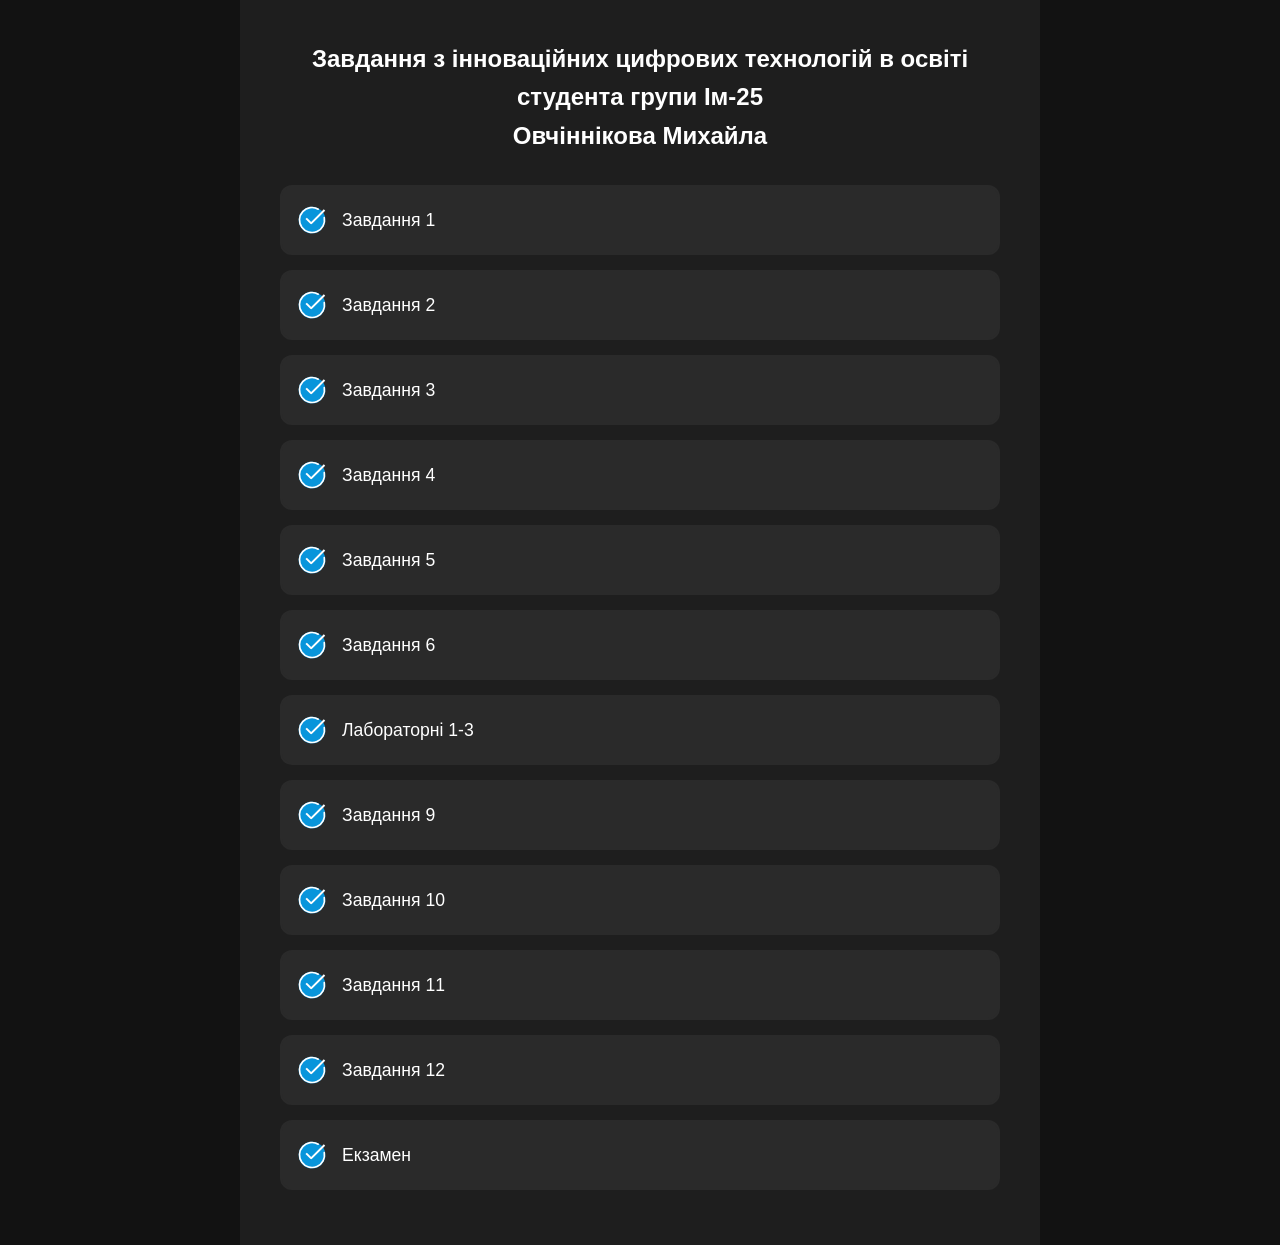
<file: index.html>
<!DOCTYPE html>
<html lang="uk">
<head>
  <meta charset="UTF-8">
  <meta name="viewport" content="width=device-width, initial-scale=1.0">

  <link rel="stylesheet" href="reset.css">
  <link rel="stylesheet" href="styles.css">

  <title>Завдання</title>
</head>
<body>
  <div class="container">
    <h1 class="title">
      Завдання з інноваційних цифрових технологій в освіті<br>
      студента групи Ім-25<br>
      Овчіннікова Михайла
    </h1>
    
    <div class="tabs">
      <ul class="tabs-list">
        <!-- 1 -->
        <li class="tab done">
          <div class="cover">
            <div class="done-image">
              <svg width="40px" height="40px" viewBox="0 0 24 24" fill="none" xmlns="http://www.w3.org/2000/svg">
                <g>
                  <circle cx="12" cy="12" r="8" fill="#0895db" fill-opacity="1"/>
                  <path d="M8.5 11L11.3939 13.8939C11.4525 13.9525 11.5475 13.9525 11.6061 13.8939L19.5 6" stroke="#ffffff" stroke-width="1.2"/>
                  <path d="M19.3578 10.5465C19.6899 12.2277 19.4363 13.9719 18.6391 15.4889C17.8419 17.0059 16.5493 18.2041 14.9763 18.8842C13.4033 19.5642 11.6449 19.6851 9.99369 19.2267C8.34247 18.7682 6.89803 17.7582 5.90077 16.3646C4.90351 14.9709 4.41358 13.2778 4.51251 11.567C4.61144 9.85619 5.29327 8.23085 6.44453 6.96147C7.59578 5.6921 9.14703 4.85527 10.8401 4.59024C12.5331 4.32521 14.2659 4.64797 15.75 5.50481" stroke="#ffffff" stroke-linecap="round"/>
                </g>
              </svg>
            </div>
            <h2 class="cover-title">Завдання 1</h2>
          </div>
          <div class="description">
            <div class="description-inner">
              <p class="description-text">
                Використовуючи матеріали тижня (посібник до п. 3.5 включно), створіть описану в них сцену, розмістить файл із нею у власному репозитарії GitHub, а в якості відповіді надішліть гіперпосилання на опубліковану у GitHub Pages сцену для перевірки
              </p>
              <a href="./Tasks/1/1.html" class="description-link">
                Переглянути
              </a>
            </div>
          </div>
        </li>

        <!-- 2 -->
        <li class="tab done">
          <div class="cover">
            <div class="done-image">
              <svg width="40px" height="40px" viewBox="0 0 24 24" fill="none" xmlns="http://www.w3.org/2000/svg">
                <g>
                  <circle cx="12" cy="12" r="8" fill="#0895db" fill-opacity="1"/>
                  <path d="M8.5 11L11.3939 13.8939C11.4525 13.9525 11.5475 13.9525 11.6061 13.8939L19.5 6" stroke="#ffffff" stroke-width="1.2"/>
                  <path d="M19.3578 10.5465C19.6899 12.2277 19.4363 13.9719 18.6391 15.4889C17.8419 17.0059 16.5493 18.2041 14.9763 18.8842C13.4033 19.5642 11.6449 19.6851 9.99369 19.2267C8.34247 18.7682 6.89803 17.7582 5.90077 16.3646C4.90351 14.9709 4.41358 13.2778 4.51251 11.567C4.61144 9.85619 5.29327 8.23085 6.44453 6.96147C7.59578 5.6921 9.14703 4.85527 10.8401 4.59024C12.5331 4.32521 14.2659 4.64797 15.75 5.50481" stroke="#ffffff" stroke-linecap="round"/>
                </g>
              </svg>
            </div>
            <h2 class="cover-title">Завдання 2</h2>
          </div>
          <div class="description">
            <div class="description-inner">
              <p class="description-text">
                Використовуючи матеріали тижня (посібник до п. 3.10), створіть описану в них сцену із текстурою, надписом українською із власним прізвищем, виконаними за допомогою згенерованого Вами шрифту, та довільною моделлю. Розмістить файли із ними у власному репозитарії GitHub, а в якості відповіді надішліть гіперпосилання на опубліковану у GitHub Pages сцену для перевірки.
              </p>
              <a href="./Tasks/week2/week2.html" class="description-link">
                Переглянути
              </a>
            </div>
          </div>
        </li>

        <!-- 3 -->
        <li class="tab done">
          <div class="cover">
            <div class="done-image">
              <svg width="40px" height="40px" viewBox="0 0 24 24" fill="none" xmlns="http://www.w3.org/2000/svg">
                <g>
                  <circle cx="12" cy="12" r="8" fill="#0895db" fill-opacity="1"/>
                  <path d="M8.5 11L11.3939 13.8939C11.4525 13.9525 11.5475 13.9525 11.6061 13.8939L19.5 6" stroke="#ffffff" stroke-width="1.2"/>
                  <path d="M19.3578 10.5465C19.6899 12.2277 19.4363 13.9719 18.6391 15.4889C17.8419 17.0059 16.5493 18.2041 14.9763 18.8842C13.4033 19.5642 11.6449 19.6851 9.99369 19.2267C8.34247 18.7682 6.89803 17.7582 5.90077 16.3646C4.90351 14.9709 4.41358 13.2778 4.51251 11.567C4.61144 9.85619 5.29327 8.23085 6.44453 6.96147C7.59578 5.6921 9.14703 4.85527 10.8401 4.59024C12.5331 4.32521 14.2659 4.64797 15.75 5.50481" stroke="#ffffff" stroke-linecap="round"/>
                </g>
              </svg>
            </div>
            <h2 class="cover-title">Завдання 3</h2>
          </div>
          <div class="description">
            <div class="description-inner">
              <p class="description-text">
                Використовуючи матеріали тижня, перенесіть сцену попереднього домашнього завдання у доповнену реальність. Для підключення A-Frame та AR.js застосуйте команди:
<pre>&lt;script src="https://aframe.io/releases/1.4.0/aframe.min.js"&gt;&lt;/script&gt;
&lt;script src="<code>https://raw.githack.com/AR-js-org/AR.js/master/aframe/build/aframe-ar.js</code>"&gt;&lt;/script&gt;</pre>
Розмістить файл із сценою у власному репозитарії GitHub, а в якості відповіді надішліть гіперпосилання на опубліковану у GitHub Pages сцену для перевірки.
              </p>
              <a href="./Tasks/week3/week3.html" class="description-link">
                Переглянути
              </a>
            </div>
          </div>
        </li>



        <!-- 4 -->
        <li class="tab done">
          <div class="cover">
            <div class="done-image">
              <svg width="40px" height="40px" viewBox="0 0 24 24" fill="none" xmlns="http://www.w3.org/2000/svg">
                <g>
                  <circle cx="12" cy="12" r="8" fill="#0895db" fill-opacity="1"/>
                  <path d="M8.5 11L11.3939 13.8939C11.4525 13.9525 11.5475 13.9525 11.6061 13.8939L19.5 6" stroke="#ffffff" stroke-width="1.2"/>
                  <path d="M19.3578 10.5465C19.6899 12.2277 19.4363 13.9719 18.6391 15.4889C17.8419 17.0059 16.5493 18.2041 14.9763 18.8842C13.4033 19.5642 11.6449 19.6851 9.99369 19.2267C8.34247 18.7682 6.89803 17.7582 5.90077 16.3646C4.90351 14.9709 4.41358 13.2778 4.51251 11.567C4.61144 9.85619 5.29327 8.23085 6.44453 6.96147C7.59578 5.6921 9.14703 4.85527 10.8401 4.59024C12.5331 4.32521 14.2659 4.64797 15.75 5.50481" stroke="#ffffff" stroke-linecap="round"/>
                </g>
              </svg>
            </div>
            <h2 class="cover-title">Завдання 4</h2>
          </div>
          <div class="description">
            <div class="description-inner">
              <p class="description-text">
                Використовуючи матеріали тижня, прив'яжіть довільні три об'єкти A-Frame до маркерів Hiro, Kanji та власного маркеру, розмістить необхідні файли у власному репозитарії GitHub, а в якості відповіді надішліть гіперпосилання на опубліковану у GitHub Pages сцену для перевірки та зображення власного маркеру.
              </p>
              <a href="./Tasks/week4/week4.html" class="description-link">
                Переглянути
              </a>
            </div>
          </div>
        </li>



        <!-- 5 -->
        <li class="tab done">
          <div class="cover">
            <div class="done-image">
              <svg width="40px" height="40px" viewBox="0 0 24 24" fill="none" xmlns="http://www.w3.org/2000/svg">
                <g>
                  <circle cx="12" cy="12" r="8" fill="#0895db" fill-opacity="1"/>
                  <path d="M8.5 11L11.3939 13.8939C11.4525 13.9525 11.5475 13.9525 11.6061 13.8939L19.5 6" stroke="#ffffff" stroke-width="1.2"/>
                  <path d="M19.3578 10.5465C19.6899 12.2277 19.4363 13.9719 18.6391 15.4889C17.8419 17.0059 16.5493 18.2041 14.9763 18.8842C13.4033 19.5642 11.6449 19.6851 9.99369 19.2267C8.34247 18.7682 6.89803 17.7582 5.90077 16.3646C4.90351 14.9709 4.41358 13.2778 4.51251 11.567C4.61144 9.85619 5.29327 8.23085 6.44453 6.96147C7.59578 5.6921 9.14703 4.85527 10.8401 4.59024C12.5331 4.32521 14.2659 4.64797 15.75 5.50481" stroke="#ffffff" stroke-linecap="round"/>
                </g>
              </svg>
            </div>
            <h2 class="cover-title">Завдання 5</h2>
          </div>
          <div class="description">
            <div class="description-inner">
              <p class="description-text">
                Використовуючи матеріали тижня, створіть описану в них модель у віртуальній реальності, додавши до неї всі планети Сонячної системи з відповідними текстурами. Використовуючи MindAR, створіть власний маркер та перенесіть створену сцену до доповненої реальності. Розмістить файли із сценами у віртуальній та доповненій реальності, створений маркер (.mind) та його зображення (.png) у власному репозитарії GitHub, а в якості відповіді надішліть гіперпосилання на опубліковані у GitHub Pages сцени для перевірки та файл зображення маркеру.
              </p>
              <a href="./Tasks/week5/week5.html" class="description-link">
                Переглянути
              </a>
            </div>
          </div>
        </li>

        <!-- 6 -->
        <li class="tab done">
          <div class="cover">
            <div class="done-image">
              <svg width="40px" height="40px" viewBox="0 0 24 24" fill="none" xmlns="http://www.w3.org/2000/svg">
                <g>
                  <circle cx="12" cy="12" r="8" fill="#0895db" fill-opacity="1"/>
                  <path d="M8.5 11L11.3939 13.8939C11.4525 13.9525 11.5475 13.9525 11.6061 13.8939L19.5 6" stroke="#ffffff" stroke-width="1.2"/>
                  <path d="M19.3578 10.5465C19.6899 12.2277 19.4363 13.9719 18.6391 15.4889C17.8419 17.0059 16.5493 18.2041 14.9763 18.8842C13.4033 19.5642 11.6449 19.6851 9.99369 19.2267C8.34247 18.7682 6.89803 17.7582 5.90077 16.3646C4.90351 14.9709 4.41358 13.2778 4.51251 11.567C4.61144 9.85619 5.29327 8.23085 6.44453 6.96147C7.59578 5.6921 9.14703 4.85527 10.8401 4.59024C12.5331 4.32521 14.2659 4.64797 15.75 5.50481" stroke="#ffffff" stroke-linecap="round"/>
                </g>
              </svg>
            </div>
            <h2 class="cover-title">Завдання 6</h2>
          </div>
          <div class="description">
            <div class="description-inner">
              <p class="description-text">
                Використовуючи матеріали тижня, модифікуйте описану в них сцену для побудови чотирикутника на маркерах з літерами A, B, C та D, для якого обчисліть, виведіть його периметр та площі усіх трикутників, що можна розташувати на цих маркерах. Розмістить файл із сценою у власному репозитарії GitHub, а в якості відповіді надішліть гіперпосилання на опубліковану у GitHub Pages сцену для перевірки.
              </p>
              <a href="./Tasks/week6/week6.html" class="description-link">
                Переглянути
              </a>
            </div>
          </div>
        </li>

        <!-- 7 -->
        <li class="tab done">
          <div class="cover">
            <div class="done-image">
              <svg width="40px" height="40px" viewBox="0 0 24 24" fill="none" xmlns="http://www.w3.org/2000/svg">
                <g>
                  <circle cx="12" cy="12" r="8" fill="#0895db" fill-opacity="1"/>
                  <path d="M8.5 11L11.3939 13.8939C11.4525 13.9525 11.5475 13.9525 11.6061 13.8939L19.5 6" stroke="#ffffff" stroke-width="1.2"/>
                  <path d="M19.3578 10.5465C19.6899 12.2277 19.4363 13.9719 18.6391 15.4889C17.8419 17.0059 16.5493 18.2041 14.9763 18.8842C13.4033 19.5642 11.6449 19.6851 9.99369 19.2267C8.34247 18.7682 6.89803 17.7582 5.90077 16.3646C4.90351 14.9709 4.41358 13.2778 4.51251 11.567C4.61144 9.85619 5.29327 8.23085 6.44453 6.96147C7.59578 5.6921 9.14703 4.85527 10.8401 4.59024C12.5331 4.32521 14.2659 4.64797 15.75 5.50481" stroke="#ffffff" stroke-linecap="round"/>
                </g>
              </svg>
            </div>
            <h2 class="cover-title">Лабораторні 1-3</h2>
          </div>
          <div class="description">
            <div class="description-inner">
              <p class="description-text">
                Лабораторна 1<br>
                Використовуючи матеріал 1-5 тижнів, виконайте завдання лабораторної роботи. В якості звіту надайте посилання на опубліковану у GitHub Pages: 
                <ul>
                  <li>сцену у віртуальній реальності;</li>
                  <li>файли створеного маркеру у AR.js (.patt), MindAR (.mind) та відповідне зображення (.png);</li>
                  <li>сцену у доповненій реальності (AR.js);</li>
                  <li>сцену у доповненій реальності (MindAR).</li>
                </ul><br>
                Лабораторна робота 2<br>
                Використовуючі матеріал дані завдання власного варіанту першої лабораторної роботи, створіть сцену із лабораторної роботи 1 з використанням засобів Three.js та MindAR. В якості звіту надайте посилання на опубліковану у GitHub Pages:
                <ul>
                  <li>сцену у віртуальній реальності, розроблену за допомогою Three.js;</li>
                  <li>файли створеного маркеру (.mind, .png);</li>
                  <li>сцену у доповненій реальності, розроблену за допомогою Three.js та MindAR.</li>
                </ul><br>
                Лабораторна робота 3<br>
                Використовуючий матеріал тижня, перенесіть сцену із другої лабораторної роботи до WebXR, використовуючи компонент ARButton. В якості звіту надайте посилання на опубліковану у GitHub Pages сцену у доповненій реальності, розроблену за допомогою Three.js.

              </p>
              <a href="./Tasks/week7/week7.html" class="description-link">
                Переглянути
              </a>
            </div>
          </div>
        </li>

        <!-- 9 -->
        <li class="tab done">
          <div class="cover">
            <div class="done-image">
              <svg width="40px" height="40px" viewBox="0 0 24 24" fill="none" xmlns="http://www.w3.org/2000/svg">
                <g>
                  <circle cx="12" cy="12" r="8" fill="#0895db" fill-opacity="1"/>
                  <path d="M8.5 11L11.3939 13.8939C11.4525 13.9525 11.5475 13.9525 11.6061 13.8939L19.5 6" stroke="#ffffff" stroke-width="1.2"/>
                  <path d="M19.3578 10.5465C19.6899 12.2277 19.4363 13.9719 18.6391 15.4889C17.8419 17.0059 16.5493 18.2041 14.9763 18.8842C13.4033 19.5642 11.6449 19.6851 9.99369 19.2267C8.34247 18.7682 6.89803 17.7582 5.90077 16.3646C4.90351 14.9709 4.41358 13.2778 4.51251 11.567C4.61144 9.85619 5.29327 8.23085 6.44453 6.96147C7.59578 5.6921 9.14703 4.85527 10.8401 4.59024C12.5331 4.32521 14.2659 4.64797 15.75 5.50481" stroke="#ffffff" stroke-linecap="round"/>
                </g>
              </svg>
            </div>
            <h2 class="cover-title">Завдання 9</h2>
          </div>
          <div class="description">
            <div class="description-inner">
              <p class="description-text">
                Використовуючи MindAR, створіть два власні маркери та прив'яжіть до першого довільне відео, а до другого - довільну модель. В якості звіту надайте посилання на:
                <ul>
                  <li>файли створених маркерів (.mind та .png) - у власному репозитарії;</li>
                  <li>сцену у доповненій реальності - на сторінках GitHub Pages.</li>
                </ul>
              </p>
              <a href="./Tasks/week9/week9.html" class="description-link">
                Переглянути
              </a>
            </div>
          </div>
        </li>

        <!-- 10 -->
        <li class="tab done">
          <div class="cover">
            <div class="done-image">
              <svg width="40px" height="40px" viewBox="0 0 24 24" fill="none" xmlns="http://www.w3.org/2000/svg">
                <g>
                  <circle cx="12" cy="12" r="8" fill="#0895db" fill-opacity="1"/>
                  <path d="M8.5 11L11.3939 13.8939C11.4525 13.9525 11.5475 13.9525 11.6061 13.8939L19.5 6" stroke="#ffffff" stroke-width="1.2"/>
                  <path d="M19.3578 10.5465C19.6899 12.2277 19.4363 13.9719 18.6391 15.4889C17.8419 17.0059 16.5493 18.2041 14.9763 18.8842C13.4033 19.5642 11.6449 19.6851 9.99369 19.2267C8.34247 18.7682 6.89803 17.7582 5.90077 16.3646C4.90351 14.9709 4.41358 13.2778 4.51251 11.567C4.61144 9.85619 5.29327 8.23085 6.44453 6.96147C7.59578 5.6921 9.14703 4.85527 10.8401 4.59024C12.5331 4.32521 14.2659 4.64797 15.75 5.50481" stroke="#ffffff" stroke-linecap="round"/>
                </g>
              </svg>
            </div>
            <h2 class="cover-title">Завдання 10</h2>
          </div>
          <div class="description">
            <div class="description-inner">
              <p class="description-text">
                Використовуючи модель handpose, обчисліть та виведіть кути між пальцями руки, а в якості відповіді надішліть гіперпосилання на опубліковану у GitHub Pages сцену для перевірки.
                Для обчислення спочатку визначіть довжину кожного пальця за відстанню між точками MCP та TIP, а далі скористайтесь формулою скалярного добутку векторів.
              </p>
              <a href="./Tasks/week10/week10.html" class="description-link">
                Переглянути
              </a>
            </div>
          </div>
        </li>

        <!-- 11 -->
        <li class="tab done">
          <div class="cover">
            <div class="done-image">
              <svg width="40px" height="40px" viewBox="0 0 24 24" fill="none" xmlns="http://www.w3.org/2000/svg">
                <g>
                  <circle cx="12" cy="12" r="8" fill="#0895db" fill-opacity="1"/>
                  <path d="M8.5 11L11.3939 13.8939C11.4525 13.9525 11.5475 13.9525 11.6061 13.8939L19.5 6" stroke="#ffffff" stroke-width="1.2"/>
                  <path d="M19.3578 10.5465C19.6899 12.2277 19.4363 13.9719 18.6391 15.4889C17.8419 17.0059 16.5493 18.2041 14.9763 18.8842C13.4033 19.5642 11.6449 19.6851 9.99369 19.2267C8.34247 18.7682 6.89803 17.7582 5.90077 16.3646C4.90351 14.9709 4.41358 13.2778 4.51251 11.567C4.61144 9.85619 5.29327 8.23085 6.44453 6.96147C7.59578 5.6921 9.14703 4.85527 10.8401 4.59024C12.5331 4.32521 14.2659 4.64797 15.75 5.50481" stroke="#ffffff" stroke-linecap="round"/>
                </g>
              </svg>
            </div>
            <h2 class="cover-title">Завдання 11</h2>
          </div>
          <div class="description">
            <div class="description-inner">
              <p class="description-text">
                Використовуючи матеріали тижня, створіть власну маску для обличчя та відповідну сцену у MindAR. В якості відповіді надішліть гіперпосилання на опубліковану у GitHub Pages програму для перевірки.
              </p>
              <a href="./Tasks/week11/week11.html" class="description-link">
                Переглянути
              </a>
            </div>
          </div>
        </li>

        <!-- 12 -->
        <li class="tab done">
          <div class="cover">
            <div class="done-image">
              <svg width="40px" height="40px" viewBox="0 0 24 24" fill="none" xmlns="http://www.w3.org/2000/svg">
                <g>
                  <circle cx="12" cy="12" r="8" fill="#0895db" fill-opacity="1"/>
                  <path d="M8.5 11L11.3939 13.8939C11.4525 13.9525 11.5475 13.9525 11.6061 13.8939L19.5 6" stroke="#ffffff" stroke-width="1.2"/>
                  <path d="M19.3578 10.5465C19.6899 12.2277 19.4363 13.9719 18.6391 15.4889C17.8419 17.0059 16.5493 18.2041 14.9763 18.8842C13.4033 19.5642 11.6449 19.6851 9.99369 19.2267C8.34247 18.7682 6.89803 17.7582 5.90077 16.3646C4.90351 14.9709 4.41358 13.2778 4.51251 11.567C4.61144 9.85619 5.29327 8.23085 6.44453 6.96147C7.59578 5.6921 9.14703 4.85527 10.8401 4.59024C12.5331 4.32521 14.2659 4.64797 15.75 5.50481" stroke="#ffffff" stroke-linecap="round"/>
                </g>
              </svg>
            </div>
            <h2 class="cover-title">Завдання 12</h2>
          </div>
          <div class="description">
            <div class="description-inner">
              <p class="description-text">
                Використовуючи матеріали тижня, створіть сцену із двома довільними моделями за відносними віртуальними координатами ліворуч та праворуч від себе, розмістить файл із нею у власному репозитарії GitHub, а в якості відповіді надішліть гіперпосилання на опубліковану у GitHub Pages сцену для перевірки.
              </p>
              <a href="./Tasks/week12/week12.html" class="description-link">
                Переглянути
              </a>
            </div>
          </div>
        </li>




        <!-- exam -->
        <li class="tab done">
          <div class="cover">
            <div class="done-image">
              <svg width="40px" height="40px" viewBox="0 0 24 24" fill="none" xmlns="http://www.w3.org/2000/svg">
                <g>
                  <circle cx="12" cy="12" r="8" fill="#0895db" fill-opacity="1"/>
                  <path d="M8.5 11L11.3939 13.8939C11.4525 13.9525 11.5475 13.9525 11.6061 13.8939L19.5 6" stroke="#ffffff" stroke-width="1.2"/>
                  <path d="M19.3578 10.5465C19.6899 12.2277 19.4363 13.9719 18.6391 15.4889C17.8419 17.0059 16.5493 18.2041 14.9763 18.8842C13.4033 19.5642 11.6449 19.6851 9.99369 19.2267C8.34247 18.7682 6.89803 17.7582 5.90077 16.3646C4.90351 14.9709 4.41358 13.2778 4.51251 11.567C4.61144 9.85619 5.29327 8.23085 6.44453 6.96147C7.59578 5.6921 9.14703 4.85527 10.8401 4.59024C12.5331 4.32521 14.2659 4.64797 15.75 5.50481" stroke="#ffffff" stroke-linecap="round"/>
                </g>
              </svg>
            </div>
            <h2 class="cover-title">Екзамен</h2>
          </div>
          <div class="description">
            <div class="description-inner">
              <p class="description-text">
                Використовуючи матеріали тижня, створіть сцену із двома довільними моделями за відносними віртуальними координатами ліворуч та праворуч від себе, розмістить файл із нею у власному репозитарії GitHub, а в якості відповіді надішліть гіперпосилання на опубліковану у GitHub Pages сцену для перевірки.
              </p>
              <a href="./Tasks/exam/exam.html" class="description-link">
                Переглянути
              </a>
            </div>
          </div>
        </li>
        

      </ul>
    </div>

  </div>



  <script src="./main.js"></script>
</body>
</html>
</file>
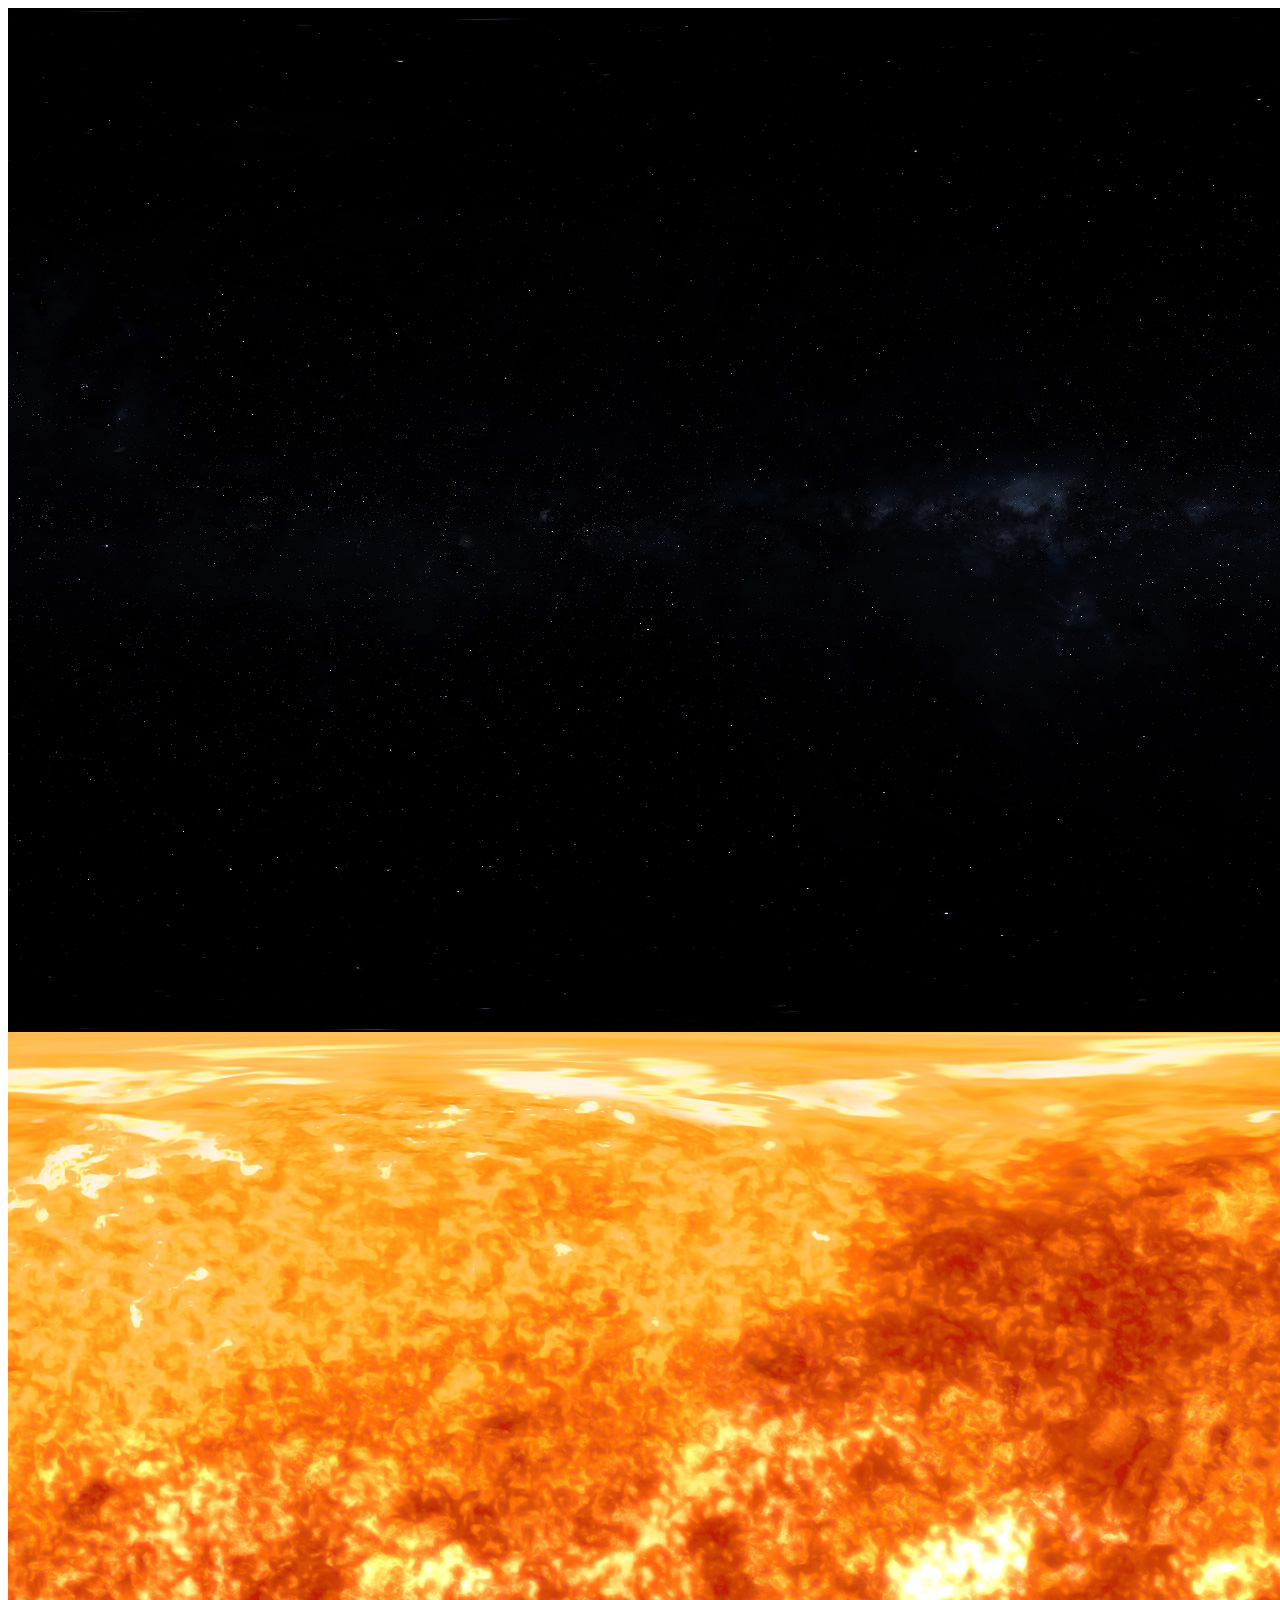
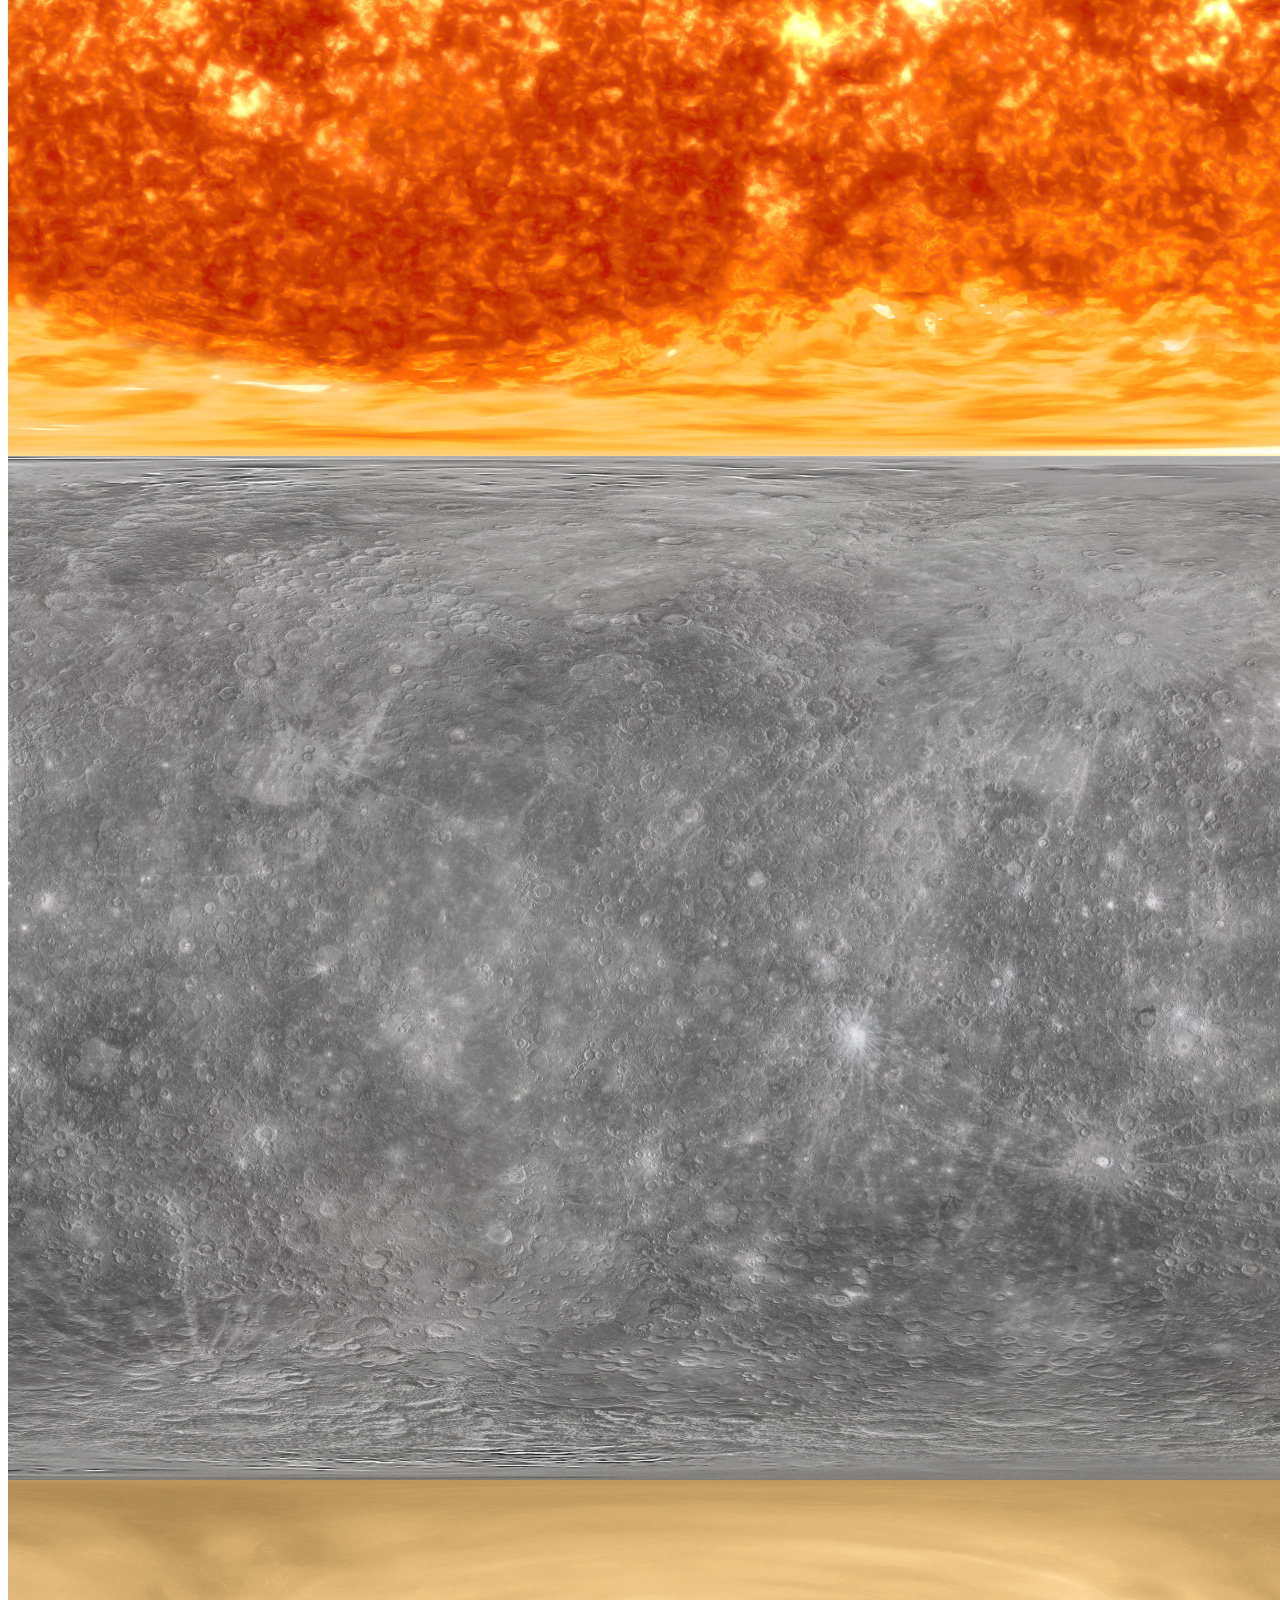
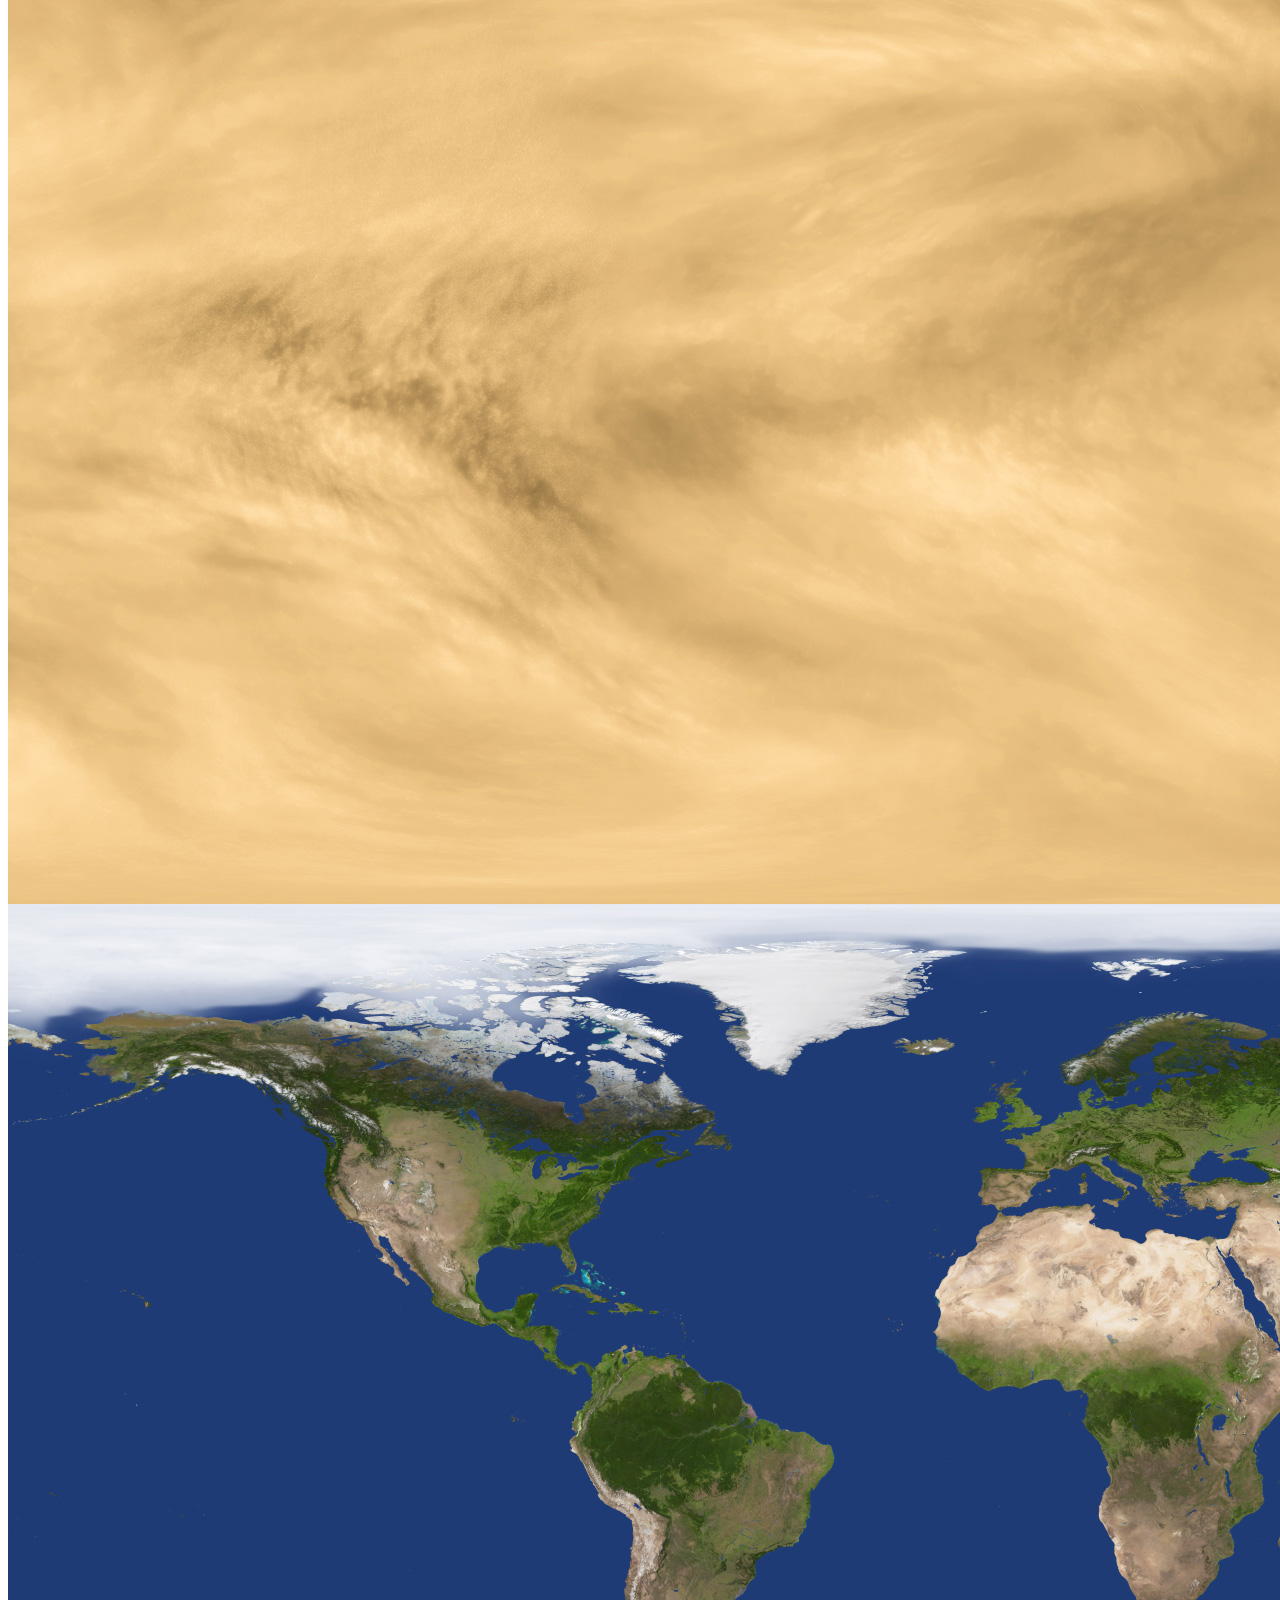
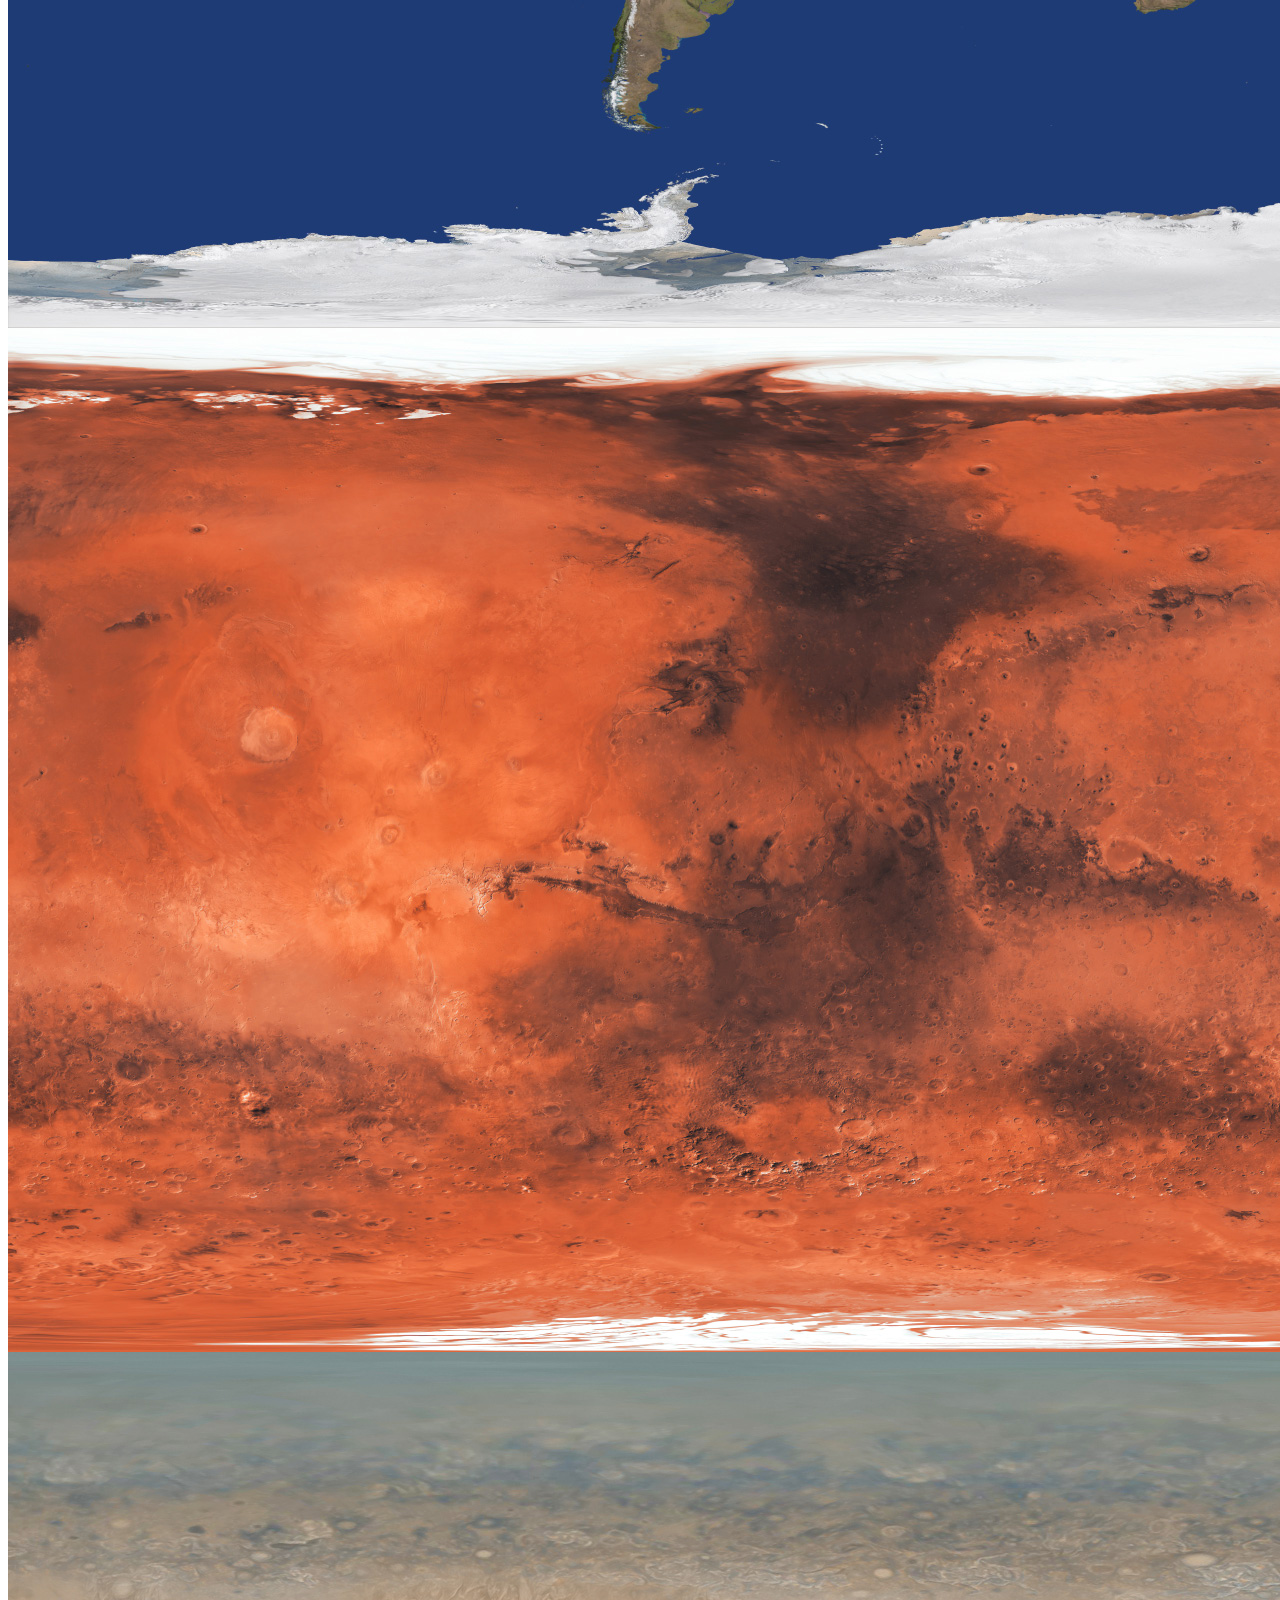
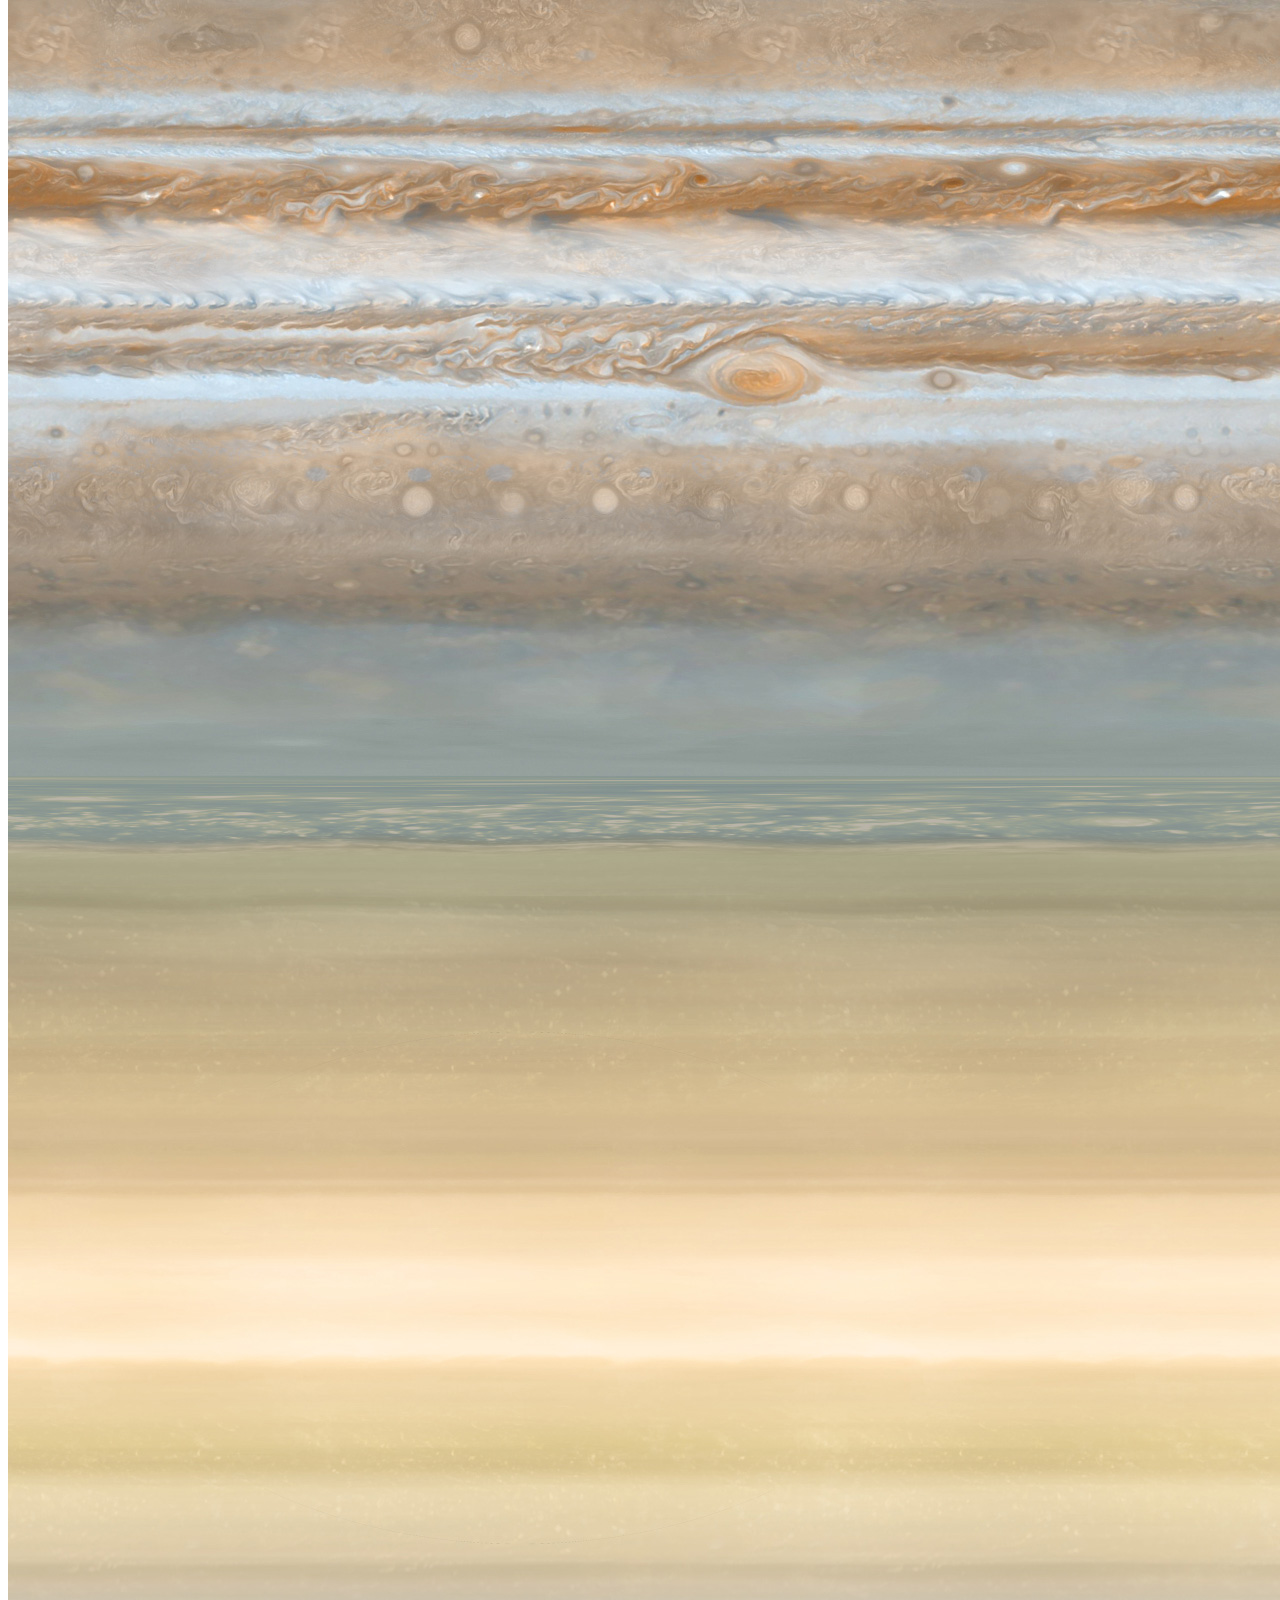
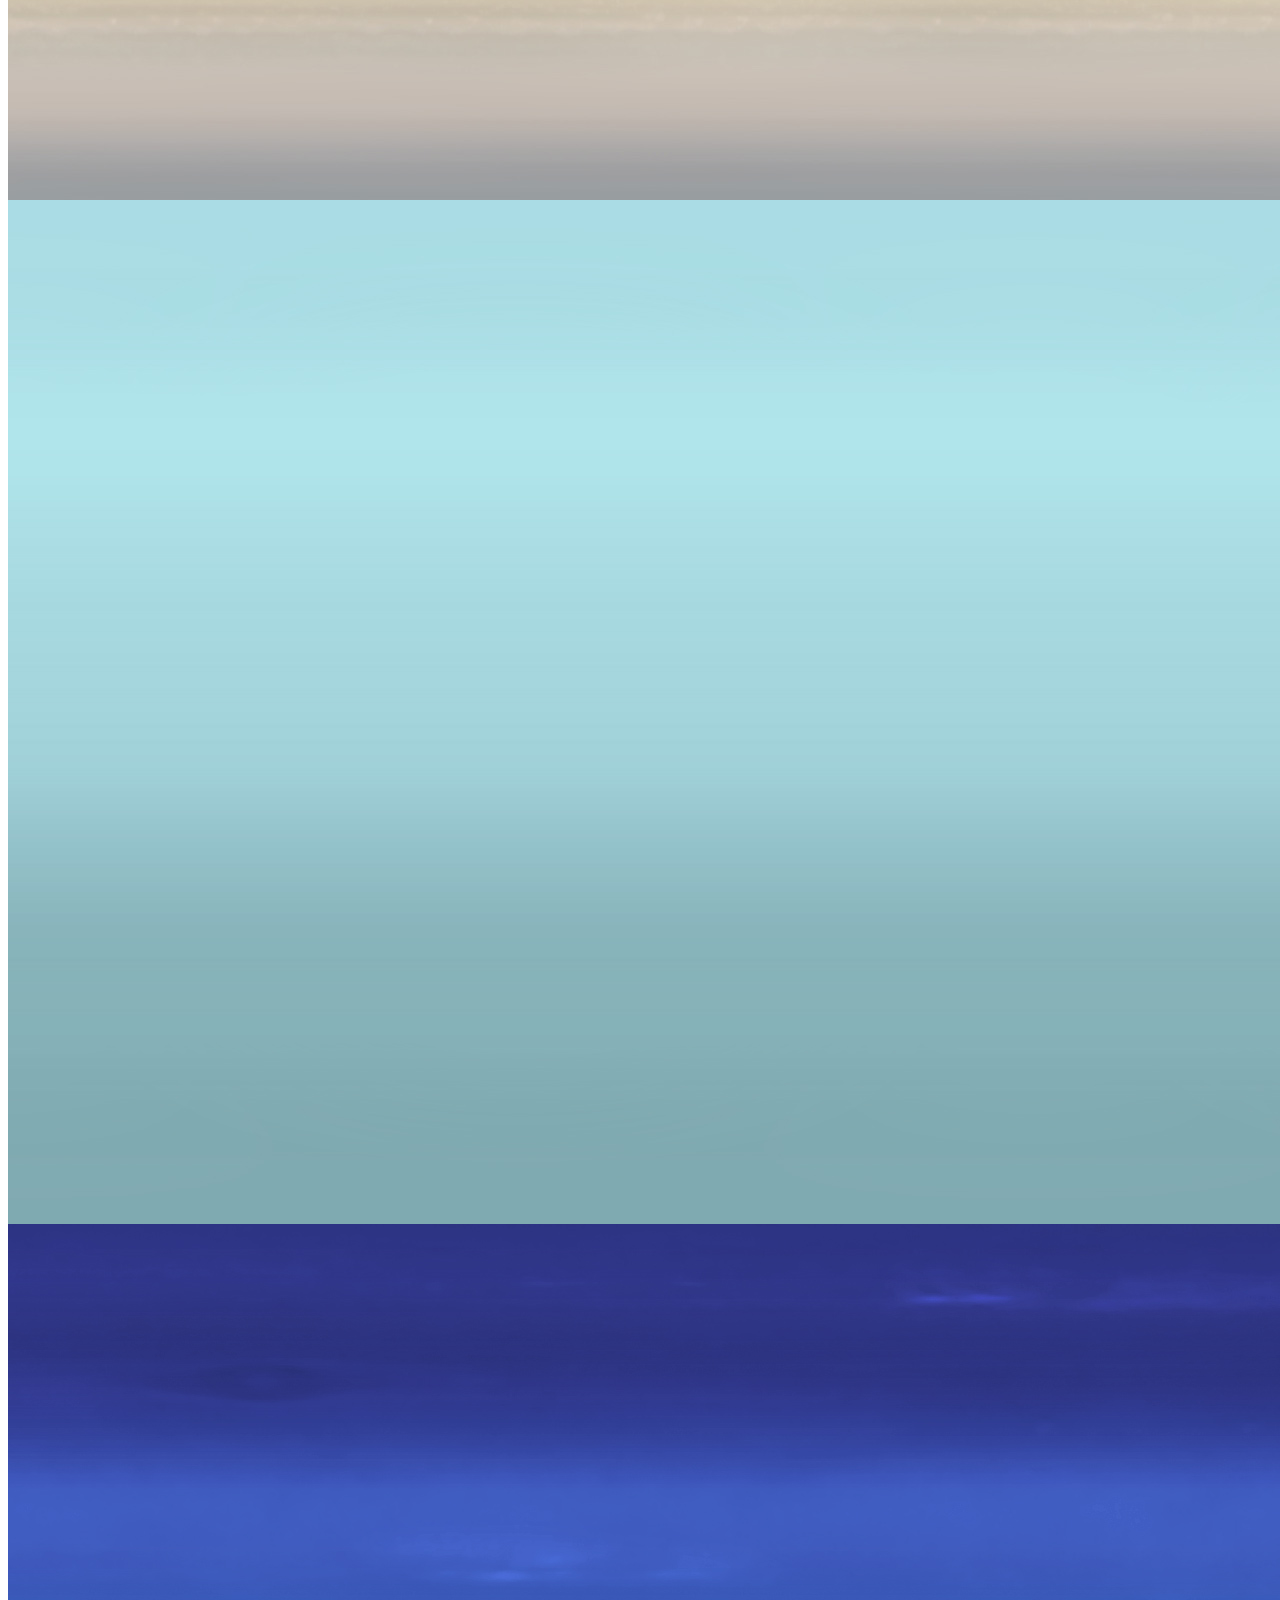
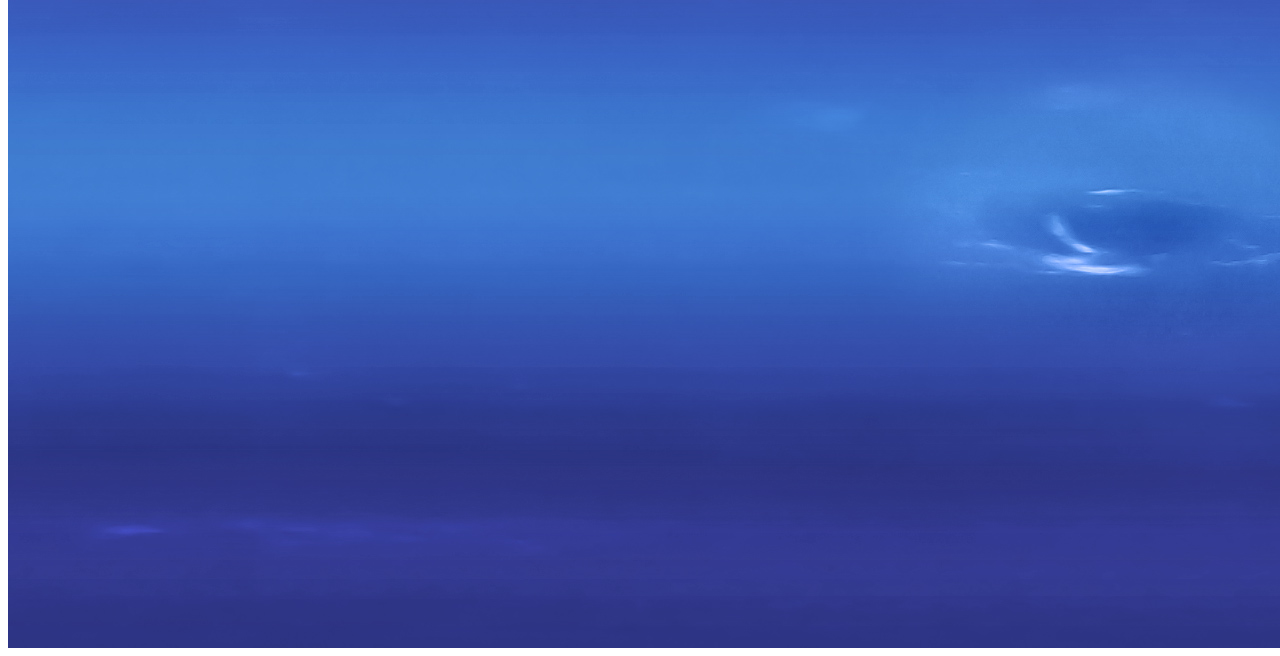
<file: Tasks/week5/vr/index.html>
<html>
<head>
  <meta name="viewport" content="width=device-width, initial-scale=1" />
  <script src="https://aframe.io/releases/1.6.0/aframe.min.js"></script>
  <script src="./script.js"></script>
</head>
<body>
  <a-scene>
    <a-assets>
      <img id="sky"     src="./../../../resources/textures/solar_system/2k_stars_milky_way.jpg">
      <img id="sun"     src="./../../../resources/textures/solar_system/2k_sun.jpg">
      <img id="mercury" src="./../../../resources/textures/solar_system/2k_mercury.jpg">
      <img id="venus"   src="./../../../resources/textures/solar_system/2k_venus_atmosphere.jpg">
      <img id="earth"   src="./../../../resources/textures/solar_system/2k_earth_daymap.jpg">
      <img id="mars"    src="./../../../resources/textures/solar_system/2k_mars.jpg">
      <img id="jupiter" src="./../../../resources/textures/solar_system/2k_jupiter.jpg">
      <img id="saturn"  src="./../../../resources/textures/solar_system/2k_saturn.jpg">
      <img id="uranus"  src="./../../../resources/textures/solar_system/2k_uranus.jpg">
      <img id="neptune" src="./../../../resources/textures/solar_system/2k_neptune.jpg">
    </a-assets>

    <a-sky src="#sky" radius="5000"></a-sky>
    <a-camera position="0 0 600" cursor-visible="true" cursor-scale="2" cursor-color="#0095DD" cursor-opacity="0.5"></a-camera>
    <a-sphere radius="20.510" src="#sun"     planet="dist: 0; mass: 1.989e30; name: Sun"></a-sphere>
    <a-sphere radius="2.4397" src="#mercury" planet="dist: 57.910e9; mass: 3.3011e23; T: 88; name: Mercury"></a-sphere>
    <a-sphere radius="6.0518" src="#venus"   planet="dist: 108.21e9; mass: 4.867e24; T: 224.701; name: Venus"></a-sphere>
    <a-sphere radius="6.371"  src="#earth"   planet="dist: 149.598e9; mass: 5.972e24; T: 365.256; name: Earth"></a-sphere>
    <a-sphere radius="3.3895" src="#mars"    planet="dist: 227.9e9; mass: 6.4171e23; T: 687; name: Mars"></a-sphere>
    <a-sphere radius="69.911" src="#jupiter" planet="dist: 778.5e9; mass: 1.898e27; T: 4333; name: Jupiter"></a-sphere>
    <a-sphere radius="58.232" src="#saturn"  planet="dist: 1432e9; mass: 5.683e26; T: 10759; name: Saturn"></a-sphere>
    <a-sphere radius="25.362" src="#uranus"  planet="dist: 2867e9; mass: 8.681e25; T: 30687; name: Uranus"></a-sphere>
    <a-sphere radius="24.622" src="#neptune" planet="dist: 4515e9; mass: 1.024e26; T: 60190; name: Neptune"></a-sphere>
    <a-entity main></a-entity>

  </a-scene>
</body>
</html>
</file>
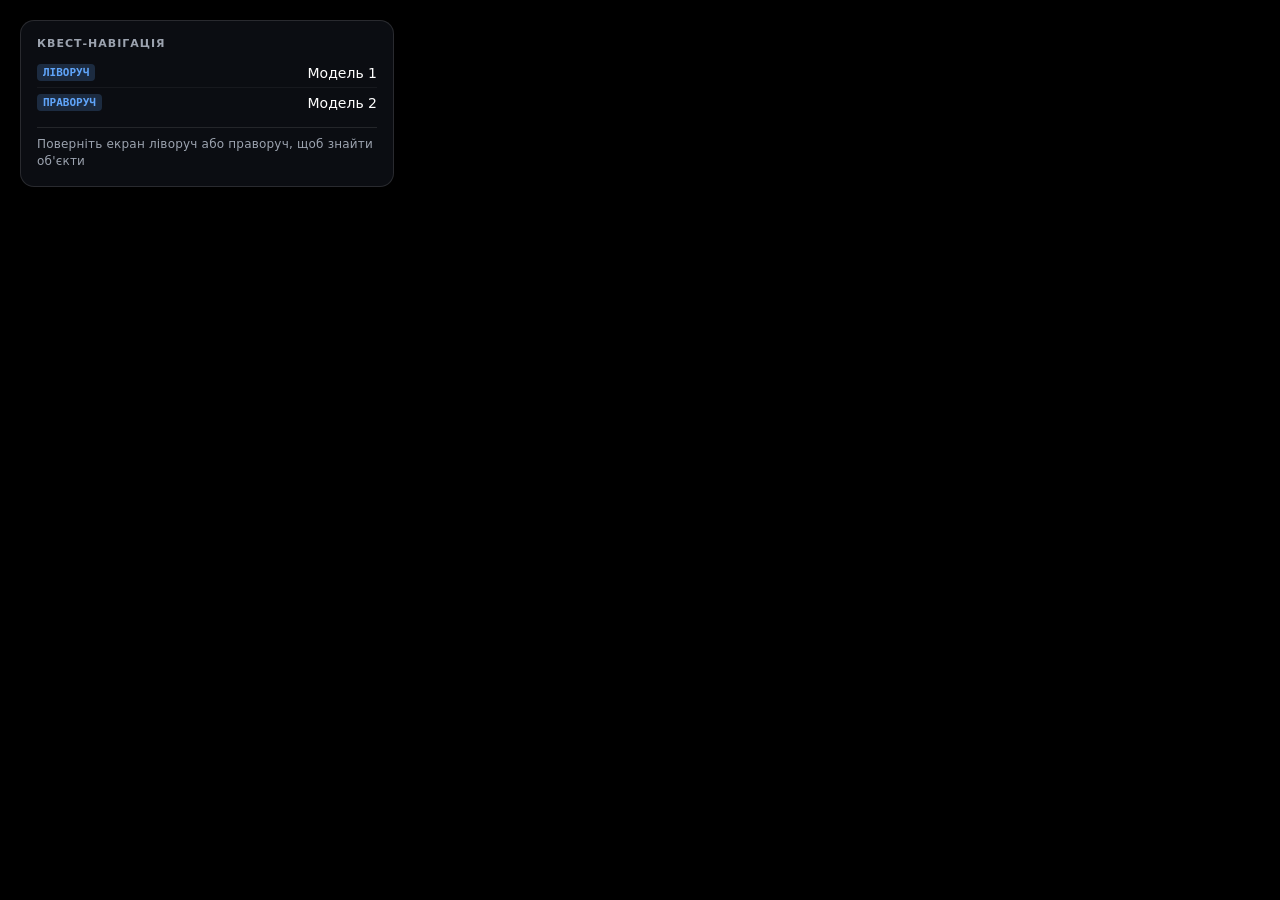
<file: Tasks/week12/week12.html>
<!DOCTYPE html>
<html lang="uk">

<head>
  <meta charset="utf-8">
  <title>Завдання 12</title>
  <meta name="viewport" content="width=device-width, initial-scale=1.0, user-scalable=no">

  <script src="https://aframe.io/releases/1.4.2/aframe.min.js"></script>
  <link rel="stylesheet" href="styles.css">
</head>

<body>

  <video id="webcam" autoplay playsinline muted></video>

  <div id="stats" class="ar-stats-panel">
    <div class="ar-stats-section">
      <div class="ar-stats-title">Квест-навігація</div>
      <div class="ar-stats-row">
        <span class="ar-stats-tag">ЛІВОРУЧ</span>
        <span class="ar-stats-number">Модель 1</span>
      </div>
      <div class="ar-stats-row">
        <span class="ar-stats-tag">ПРАВОРУЧ</span>
        <span class="ar-stats-number">Модель 2</span>
      </div>
    </div>
    <div class="ar-stats-panel--waiting">Поверніть екран ліворуч або праворуч, щоб знайти об'єкти</div>
  </div>

  <a-scene embedded vr-mode-ui="enabled: false;" device-orientation-permission-ui="enabled: true;">

    <a-assets>
      <a-asset-item id="model-left"
        src="https://raw.githubusercontent.com/KhronosGroup/glTF-Sample-Models/master/2.0/Duck/glTF-Binary/Duck.glb"></a-asset-item>
      <a-asset-item id="model-right"
        src="https://raw.githubusercontent.com/KhronosGroup/glTF-Sample-Models/master/2.0/Avocado/glTF-Binary/Avocado.glb"></a-asset-item>
    </a-assets>

    <a-entity gltf-model="#model-left" position="-2 0 -3" scale="1.5 1.5 1.5"
      animation="property: rotation; to: 0 360 0; loop: true; dur: 8000; easing: linear">
    </a-entity>

    <a-entity gltf-model="#model-right" position="2 0 -3" scale="12 12 12"
      animation="property: rotation; to: 0 360 0; loop: true; dur: 6000; easing: linear">
    </a-entity>

    <a-entity light="type: ambient; color: #FFF; intensity: 1.5;"></a-entity>
    <a-entity light="type: directional; color: #FFF; intensity: 0.8;" position="-1 2 1"></a-entity>

    <a-entity camera look-controls></a-entity>

  </a-scene>

  <script>
    async function initWebcam() {
      const video = document.getElementById('webcam');
      try {
        const stream = await navigator.mediaDevices.getUserMedia({
          video: { facingMode: "environment" },
          audio: false
        });
        video.srcObject = stream;
      } catch (err) {
        console.error("Помилка доступу до камери: ", err);
      }
    }
    window.addEventListener('DOMContentLoaded', initWebcam);
  </script>

</body>

</html>
</file>
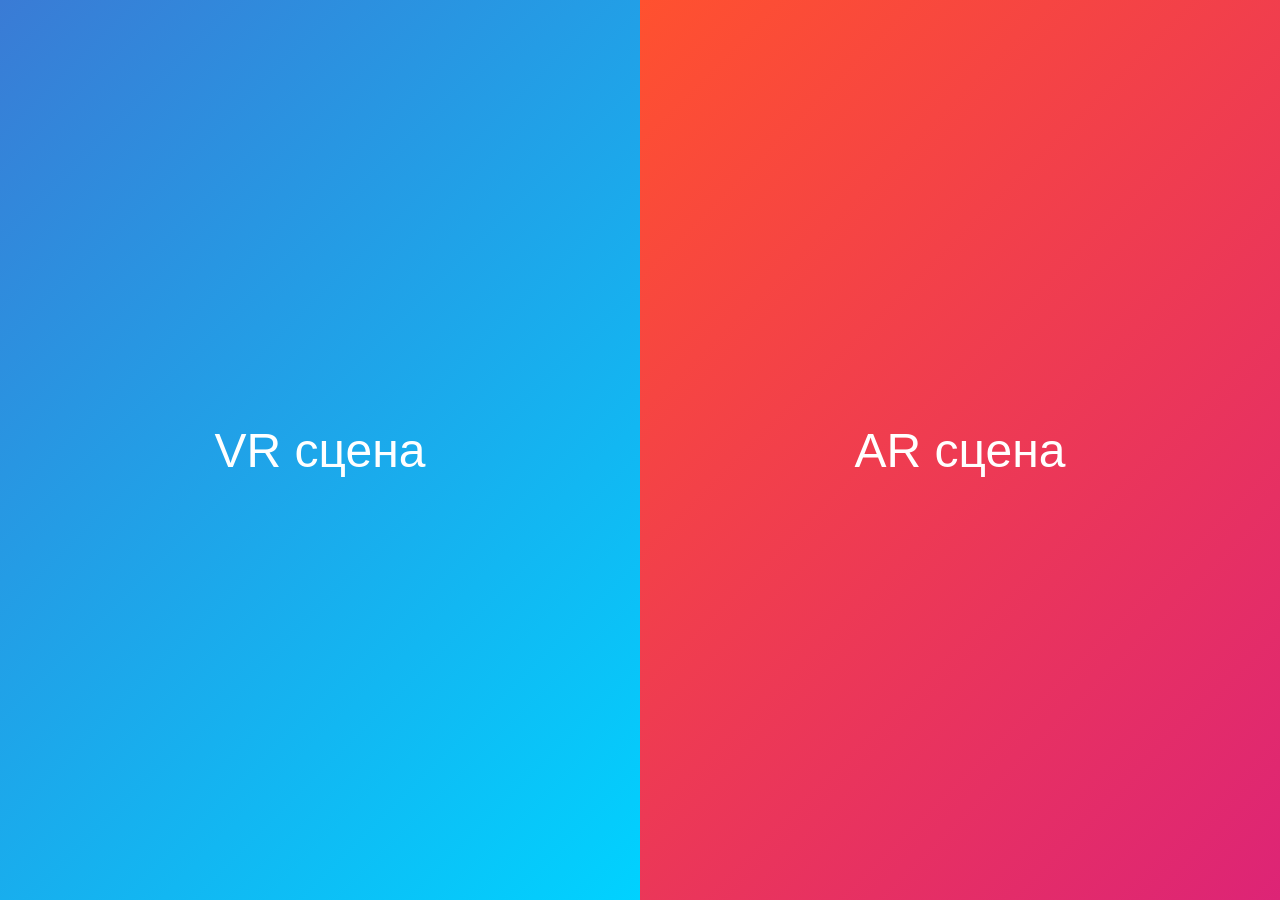
<file: Tasks/week5/week5.html>
<!DOCTYPE html>
<html lang="uk">
<head>
  <meta charset="UTF-8">
  <meta name="viewport" content="width=device-width, initial-scale=1.0">

  <link rel="stylesheet" href="./../../reset.css">
  <link rel="stylesheet" href="./styles.css">

  <title>Завдання 5</title>
</head>
<body>

  <div class="container">

    <a href="./vr/index.html" class="half vr">
      VR сцена
    </a>

    <a href="./ar/index.html" class="half ar">
      AR сцена
    </a>

  </div>

</body>
</html>
</file>
<file: styles.css>
:root {
  --color-surface-1: #121212;
  --color-surface-2: #1e1e1e;
  --color-surface-3: #2a2a2a;
  --color-surface-4: #3d3d3d;
  --color-accent: #0895db;

  --color-text-1: #ffffff;
  --color-text-2: #e0e0e0;
  --color-text-3: #b0b0b0;
  
  --transition: all 0.3s ease;
}

body {
  background-color: var(--color-surface-1);

  font-family: Roboto, sans-serif;
  color: var(--color-text-2);
  line-height: 1.6;
}

.container {
  max-width: 800px;
  min-height: 100vh;

  margin: 0 auto;
  padding: 40px;

  background-color: var(--color-surface-2);
}

.title {
  margin-bottom: 30px;
  
  color: var(--color-text-1);
  text-align: center;
  font-weight: 600;
  font-size: 1.5rem;
}

.tab {
  margin-bottom: 15px;
}

.cover {
  position: relative;
  width: 100%;
  min-height: 70px;
  border-radius: 12px;

  border: 2px solid var(--color-surface-3);
  background-color: var(--color-surface-3);

  transition: var(--transition);
  cursor: pointer;

  display: flex;
  align-items: center;
}

.cover:hover {
  background-color: var(--color-surface-4);
}

.tab--active .cover {
  border-color: var(--color-accent);
  background-color: var(--color-surface-4);
}

.tab--active .description {
  max-height: 0;

  padding-bottom: 10px;

  opacity: 1;
}

.done-image {
  position: absolute;
  top: 0;
  left: 0;
  bottom: 0;

  height: 100%;

  display: flex;
  justify-content: center;
  align-items: center;
}

.done-image svg {
  display: none;
  width: 60px;
}
.done .done-image svg {
  display: block;
}

.cover-title {
  margin-left: 60px;

  color: var(--color-text-1);
  font-size: 1.1rem;
  font-weight: 500;
}

.description {
  width: 92%;
  max-height: 0;
  border-radius: 0 0 10px 10px;

  margin: 0 auto;
  
  background-color: #252525;

  overflow: hidden;
  transition: all 0.2s ease-in-out;
}

.description-inner {
  padding: 25px;

  color: var(--color-text-3);
  font-size: 0.95rem;
}

.description-link {
  display: inline-block;
  border-radius: 8px;
  
  padding: 8px 20px;
  margin-top: 15px;
  
  background-color: var(--color-accent);
  
  color: #000;
  text-decoration: none;
  font-weight: 600;
  
  transition: var(--transition);
}

.description-link.disabled {
  background-color: var(--color-surface-3);

  color: var(--color-text-4);
  
  pointer-events: none;
  cursor: not-allowed;
}

.description-link:hover {
  filter: brightness(1.1);
  box-shadow: 0 4px 12px rgba(8, 26, 219, 0.3);
}
</file>
<file: Tasks/week12/styles.css>
body {
  margin: 0;
  overflow: hidden;
  font-family: system-ui, -apple-system, BlinkMacSystemFont, 'Segoe UI', Roboto, sans-serif;
  -webkit-font-smoothing: antialiased;
  background-color: #000;
}

#webcam {
  position: fixed;
  top: 0;
  left: 0;
  width: 100vw;
  height: 100vh;
  object-fit: cover;
  z-index: -2;
}

a-scene {
  position: absolute;
  top: 0;
  left: 0;
  width: 100%;
  height: 100%;
  z-index: 1;
}

.a-canvas {
  background-color: transparent !important;
}

.ar-stats-panel {
  position: absolute;
  top: 20px;
  left: 20px;
  z-index: 1000;
  min-width: 280px;
  max-width: 340px;
  background: rgba(15, 18, 25, 0.75);
  backdrop-filter: blur(12px);
  -webkit-backdrop-filter: blur(12px);
  border: 1px solid rgba(255, 255, 255, 0.12);
  border-radius: 14px;
  padding: 16px;
  color: #f3f4f6;
  box-shadow: 0 10px 30px rgba(0, 0, 0, 0.25);
  pointer-events: none;
}

.ar-stats-panel--waiting {
  font-size: 12px;
  color: #9ca3af;
  margin-top: 10px;
  border-top: 1px solid rgba(255, 255, 255, 0.1);
  padding-top: 8px;
  letter-spacing: 0.2px;
  line-height: 1.4;
}

.ar-stats-title {
  font-size: 11px;
  text-transform: uppercase;
  letter-spacing: 1px;
  color: #9ca3af;
  margin-bottom: 8px;
  font-weight: 700;
}

.ar-stats-row {
  display: flex;
  justify-content: space-between;
  align-items: center;
  padding: 6px 0;
  font-size: 14px;
  border-bottom: 1px solid rgba(255, 255, 255, 0.05);
}

.ar-stats-row:last-child {
  border-bottom: none;
}

.ar-stats-tag {
  background: rgba(96, 165, 250, 0.2);
  padding: 2px 6px;
  border-radius: 4px;
  font-family: monospace;
  font-size: 11px;
  font-weight: bold;
  color: #60a5fa;
}

.ar-stats-number {
  font-weight: 500;
  color: #ffffff;
}
</file>
<file: Tasks/week5/styles.css>
body {
  overflow: hidden;
  margin: 0;
  font-family: sans-serif;
}

.container {
  display: flex;
  height: 100vh;
  width: 100%;
}

.half {
  flex: 1;
  display: flex;
  align-items: center;
  justify-content: center;
  font-size: 3rem;
  color: white;
  cursor: pointer;
  transition: 0.3s;
  text-decoration: none;
}

.vr {
  background: linear-gradient(135deg, #3a7bd5, #00d2ff);
}

.ar {
  background: linear-gradient(135deg, #ff512f, #dd2476);
}

.half:hover {
  filter: brightness(1.2);
}
</file>
